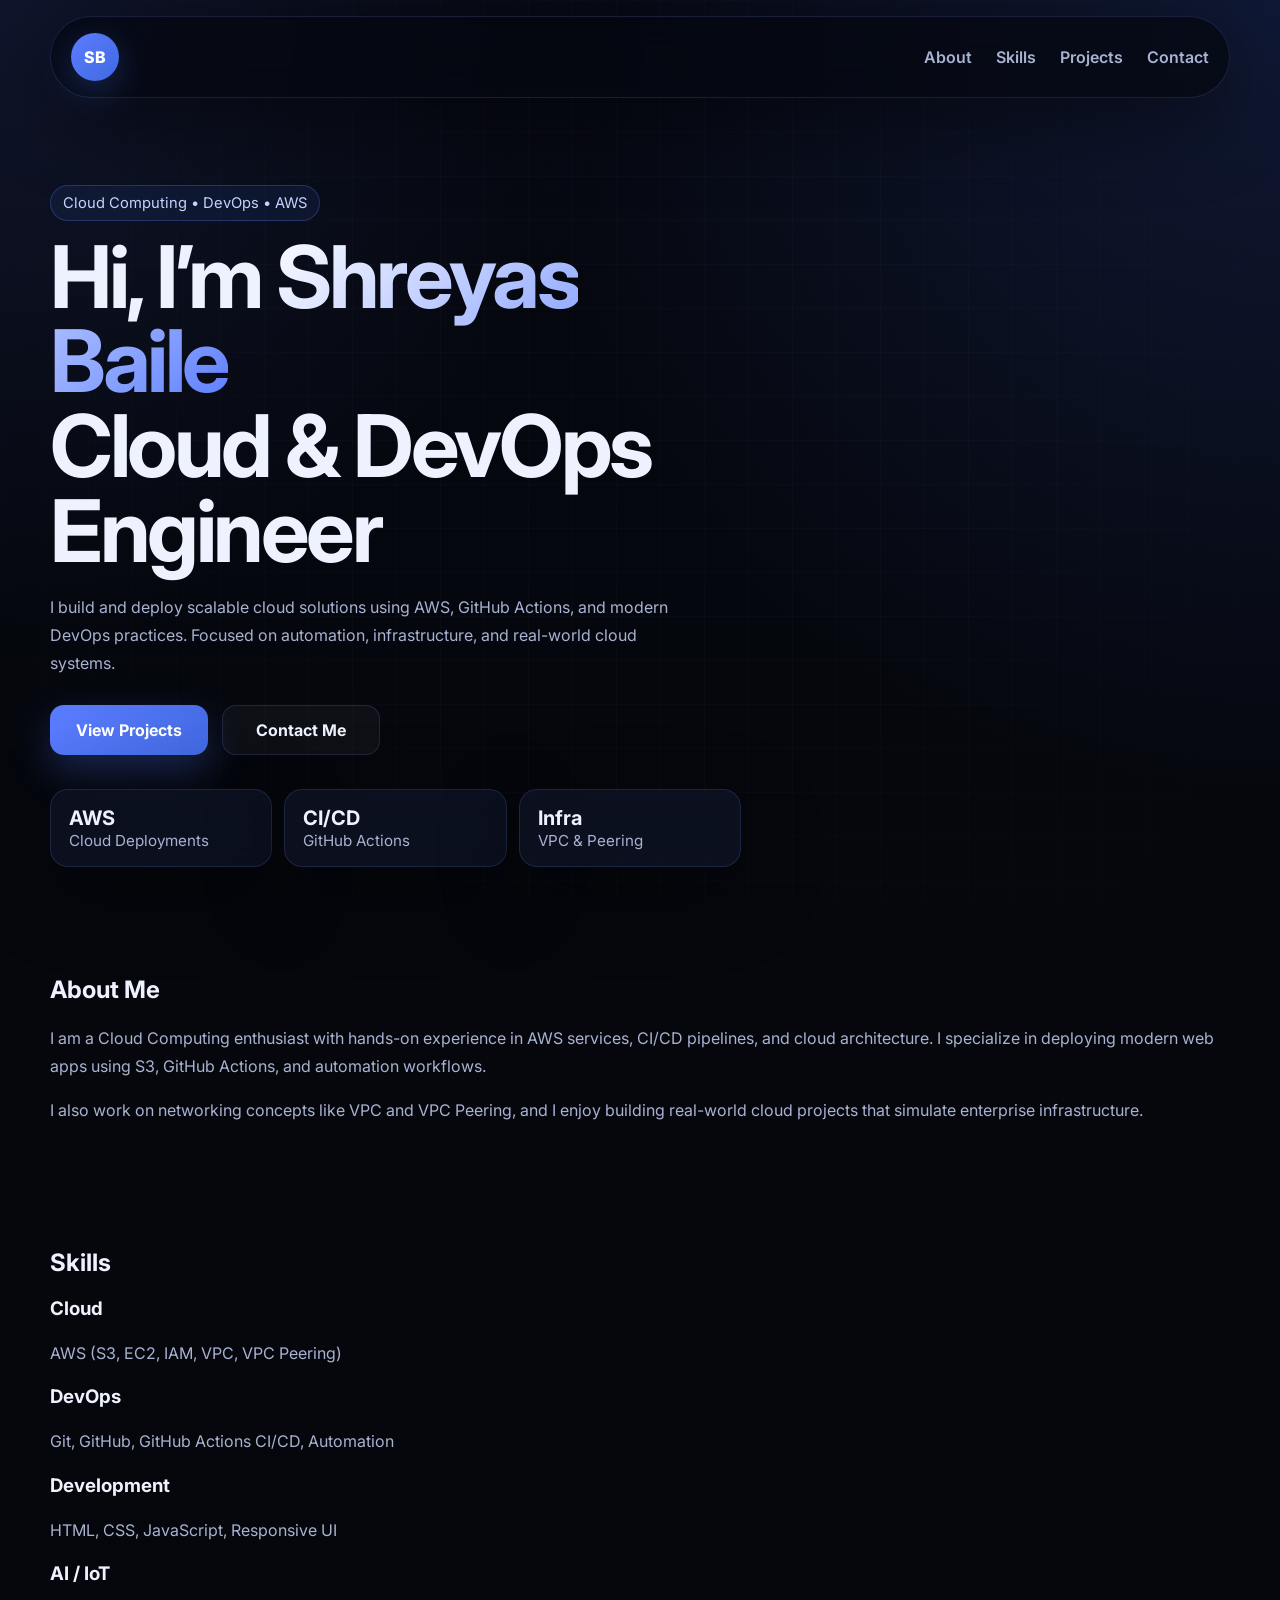
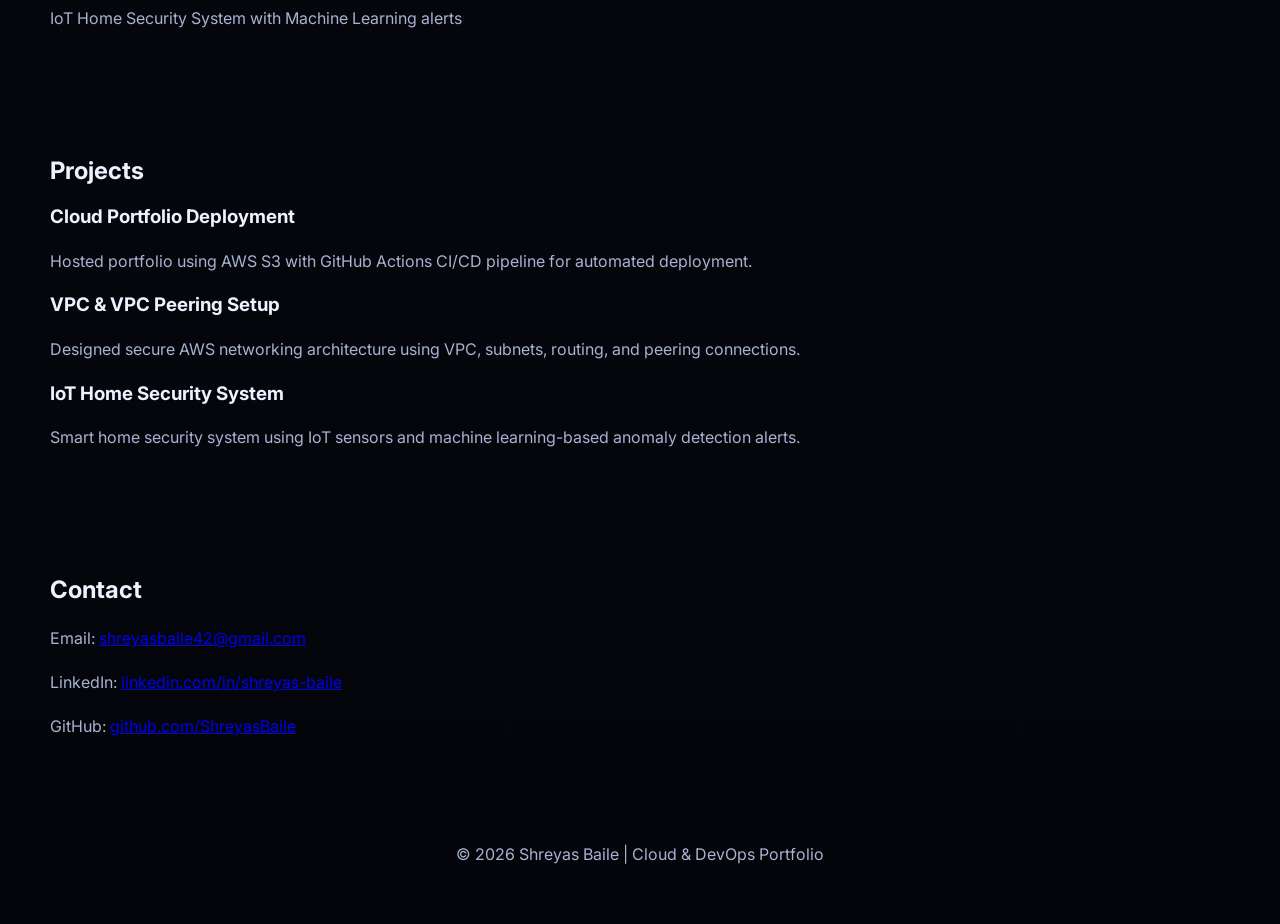
<file: index.html>
<!DOCTYPE html>
<html lang="en">
<head>
  <meta charset="UTF-8" />
  <meta name="viewport" content="width=device-width, initial-scale=1.0" />
  <title>Shreyas Baile | Cloud & DevOps Portfolio</title>

  <link rel="preconnect" href="https://fonts.googleapis.com">
  <link href="https://fonts.googleapis.com/css2?family=Inter:wght@400;500;600;700;800&display=swap" rel="stylesheet">

  <link rel="stylesheet" href="styles.css" />
</head>

<body>
<div class="site-shell">

  <!-- HEADER -->
  <header class="header">
    
    <a class="brand" href="#home">SB</a>

    <nav class="nav">
      <a href="#about">About</a>
      <a href="#skills">Skills</a>
      <a href="#projects">Projects</a>
      <a href="#contact">Contact</a>
    </nav>

    <button class="menu-toggle" id="menuToggle" aria-label="Open menu">
      ☰
    </button>

  </header>

  <!-- HERO -->
  <main>

    <section class="hero" id="home">

      <div class="hero-copy">
        <p class="eyebrow">Cloud Computing • DevOps • AWS</p>

        <h1>
          Hi, I’m <span class="highlight">Shreyas Baile</span><br/>
          Cloud & DevOps Engineer
        </h1>

        <p class="hero-text">
          I build and deploy scalable cloud solutions using AWS, GitHub Actions,
          and modern DevOps practices. Focused on automation, infrastructure, and real-world cloud systems.
        </p>

        <div class="hero-actions">
          <a class="btn btn-primary" href="#projects">View Projects</a>
          <a class="btn btn-secondary" href="#contact">Contact Me</a>
        </div>

        <div class="hero-meta">
          <div><strong>AWS</strong><span>Cloud Deployments</span></div>
          <div><strong>CI/CD</strong><span>GitHub Actions</span></div>
          <div><strong>Infra</strong><span>VPC & Peering</span></div>
        </div>
      </div>

    </section>

    <!-- ABOUT -->
    <section class="section" id="about">
      <h2>About Me</h2>

      <p>
        I am a Cloud Computing enthusiast with hands-on experience in AWS services,
        CI/CD pipelines, and cloud architecture. I specialize in deploying modern web apps
        using S3, GitHub Actions, and automation workflows.
      </p>

      <p>
        I also work on networking concepts like VPC and VPC Peering, and I enjoy building
        real-world cloud projects that simulate enterprise infrastructure.
      </p>
    </section>

    <!-- SKILLS -->
    <section class="section" id="skills">
      <h2>Skills</h2>

      <div class="grid">

        <div class="card">
          <h3>Cloud</h3>
          <p>AWS (S3, EC2, IAM, VPC, VPC Peering)</p>
        </div>

        <div class="card">
          <h3>DevOps</h3>
          <p>Git, GitHub, GitHub Actions CI/CD, Automation</p>
        </div>

        <div class="card">
          <h3>Development</h3>
          <p>HTML, CSS, JavaScript, Responsive UI</p>
        </div>

        <div class="card">
          <h3>AI / IoT</h3>
          <p>IoT Home Security System with Machine Learning alerts</p>
        </div>

      </div>
    </section>

    <!-- PROJECTS -->
    <section class="section" id="projects">
      <h2>Projects</h2>

      <div class="grid">

        <div class="card">
          <h3>Cloud Portfolio Deployment</h3>
          <p>
            Hosted portfolio using AWS S3 with GitHub Actions CI/CD pipeline for automated deployment.
          </p>
        </div>

        <div class="card">
          <h3>VPC & VPC Peering Setup</h3>
          <p>
            Designed secure AWS networking architecture using VPC, subnets, routing, and peering connections.
          </p>
        </div>

        <div class="card">
          <h3>IoT Home Security System</h3>
          <p>
            Smart home security system using IoT sensors and machine learning-based anomaly detection alerts.
          </p>
        </div>

      </div>
    </section>

    <!-- CONTACT -->
    <section class="section" id="contact">
      <h2>Contact</h2>

      <div class="contact-box">

        <p>Email: <a href="mailto:shreyasbaile42@gmail.com">shreyasbaile42@gmail.com</a></p>

        <p>
          LinkedIn:
          <a href="https://www.linkedin.com/in/shreyas-baile" target="_blank">
            linkedin.com/in/shreyas-baile
          </a>
        </p>

        <p>
          GitHub:
          <a href="https://github.com/ShreyasBaile" target="_blank">
            github.com/ShreyasBaile
          </a>
        </p>

      </div>
    </section>

  </main>

  <!-- FOOTER -->
  <footer class="footer">
    <p>© 2026 Shreyas Baile | Cloud & DevOps Portfolio</p>
  </footer>

</div>

<script src="script.js"></script>
</body>
</html>
</file>
<file: styles.css>
:root {
  --bg: #06070d;
  --bg-soft: rgba(13, 17, 33, 0.82);
  --panel: rgba(13, 18, 34, 0.86);
  --panel-strong: rgba(7, 11, 24, 0.94);
  --line: rgba(122, 147, 255, 0.16);
  --text: #eef2ff;
  --muted: #a8b2d1;
  --primary: #4169e1;
  --primary-soft: #5b7cff;
  --glow: rgba(65, 105, 225, 0.32);
  --shadow: 0 24px 80px rgba(0, 0, 0, 0.45);
  --radius-lg: 28px;
  --radius-md: 18px;
  --max-width: 1180px;
}

* {
  box-sizing: border-box;
}

html {
  scroll-behavior: smooth;
}

body {
  margin: 0;
  font-family: "Inter", sans-serif;
  background:
    radial-gradient(circle at top right, rgba(65, 105, 225, 0.18), transparent 28%),
    radial-gradient(circle at left top, rgba(91, 124, 255, 0.12), transparent 22%),
    linear-gradient(180deg, #05070f 0%, #06070d 48%, #04050a 100%);
  color: var(--text);
}

body::before {
  content: "";
  position: fixed;
  inset: 0;
  background-image: linear-gradient(rgba(255, 255, 255, 0.02) 1px, transparent 1px),
    linear-gradient(90deg, rgba(255, 255, 255, 0.02) 1px, transparent 1px);
  background-size: 44px 44px;
  mask-image: radial-gradient(circle at center, black 42%, transparent 100%);
  pointer-events: none;
}

img {
  max-width: 100%;
  display: block;
}

button,
a {
  -webkit-tap-highlight-color: transparent;
}

.site-shell {
  width: min(100% - 32px, var(--max-width));
  margin: 0 auto;
}

.header {
  position: sticky;
  top: 16px;
  z-index: 30;
  margin: 16px auto 0;
  display: flex;
  align-items: center;
  justify-content: space-between;
  gap: 16px;
  padding: 16px 20px;
  border: 1px solid var(--line);
  border-radius: 999px;
  background: rgba(5, 8, 16, 0.72);
  backdrop-filter: blur(18px);
  box-shadow: var(--shadow);
}

.brand {
  width: 48px;
  height: 48px;
  border-radius: 50%;
  display: inline-grid;
  place-items: center;
  color: white;
  text-decoration: none;
  font-weight: 800;
  background: linear-gradient(135deg, var(--primary-soft), var(--primary));
  box-shadow: 0 10px 35px var(--glow);
}

.nav {
  display: flex;
  align-items: center;
  gap: 24px;
}

.nav a {
  color: var(--muted);
  text-decoration: none;
  font-weight: 600;
  transition: color 0.25s ease;
}

.nav a:hover {
  color: var(--text);
}

.menu-toggle {
  display: none;
  width: 48px;
  height: 48px;
  border: 1px solid var(--line);
  border-radius: 14px;
  background: rgba(255, 255, 255, 0.03);
  cursor: pointer;
}

.menu-toggle span {
  display: block;
  width: 18px;
  height: 2px;
  margin: 6px auto;
  background: var(--text);
  transition: transform 0.25s ease, opacity 0.25s ease;
}

.hero {
  min-height: calc(100vh - 120px);
  display: grid;
  grid-template-columns: 1.2fr 0.8fr;
  gap: 28px;
  align-items: center;
  padding: 72px 0 44px;
}

.eyebrow {
  display: inline-flex;
  align-items: center;
  gap: 8px;
  padding: 8px 12px;
  border: 1px solid rgba(91, 124, 255, 0.28);
  border-radius: 999px;
  color: #c7d4ff;
  background: rgba(65, 105, 225, 0.1);
  font-size: 0.92rem;
  margin-bottom: 14px;
}

.hero h1 {
  margin: 0;
  font-size: clamp(2.6rem, 7vw, 5.4rem);
  line-height: 0.98;
  letter-spacing: -0.04em;
}

.highlight {
  background: linear-gradient(135deg, #ffffff, #90a8ff 70%, #5b7cff);
  -webkit-background-clip: text;
  background-clip: text;
  color: transparent;
}

.hero-text,
.section p,
.project-card p,
.skill-card p,
.contact-card p,
.panel p {
  color: var(--muted);
  line-height: 1.75;
  font-size: 1rem;
}

.hero-text {
  max-width: 62ch;
  margin: 20px 0 0;
}

.hero-actions {
  display: flex;
  flex-wrap: wrap;
  gap: 14px;
  margin: 28px 0 34px;
}

.btn {
  display: inline-flex;
  align-items: center;
  justify-content: center;
  min-width: 158px;
  padding: 14px 20px;
  border-radius: 14px;
  font-weight: 700;
  text-decoration: none;
  transition: transform 0.25s ease, box-shadow 0.25s ease, background 0.25s ease;
}

.btn:hover {
  transform: translateY(-2px);
}

.btn-primary {
  color: white;
  background: linear-gradient(135deg, var(--primary-soft), var(--primary));
  box-shadow: 0 16px 38px var(--glow);
}

.btn-secondary {
  color: var(--text);
  border: 1px solid var(--line);
  background: rgba(255, 255, 255, 0.04);
}

.hero-meta {
  display: grid;
  grid-template-columns: repeat(3, minmax(0, 1fr));
  gap: 12px;
}

.hero-meta div,
.panel,
.skill-card,
.project-card,
.contact-card,
.hero-card {
  border: 1px solid var(--line);
  background: var(--panel);
  backdrop-filter: blur(14px);
  box-shadow: var(--shadow);
}

.hero-meta div {
  border-radius: 18px;
  padding: 16px 18px;
}

.hero-meta strong {
  display: block;
  font-size: 1.25rem;
}

.hero-meta span {
  color: var(--muted);
  font-size: 0.95rem;
}

.hero-card {
  position: relative;
  overflow: hidden;
  border-radius: var(--radius-lg);
  padding: 28px;
  background: linear-gradient(180deg, rgba(12, 18, 34, 0.95), rgba(7, 10, 20, 0.94));
}

.hero-card__glow {
  position: absolute;
  width: 220px;
  height: 220px;
  background: radial-gradient(circle, rgba(65, 105, 225, 0.52), transparent 68%);
  top: -60px;
  right: -40px;
  pointer-events: none;
}

.card-label,
.project-tag {
  font-size: 0.83rem;
  font-weight: 700;
  text-transform: uppercase;
  letter-spacing: 0.12em;
  color: #9fb4ff;
}

.hero-card h2 {
  margin: 12px 0 14px;
  font-size: 2rem;
}

.hero-card ul {
  margin: 18px 0 0;
  padding-left: 18px;
  color: var(--muted);
  line-height: 1.9;
}

.section {
  padding: 44px 0;
}

.section-heading {
  display: flex;
  justify-content: space-between;
  align-items: end;
  gap: 20px;
  margin-bottom: 24px;
}

.section-heading h2,
.panel h3,
.skill-card h3,
.project-card h3 {
  margin: 0;
}

.section-heading h2 {
  font-size: clamp(1.7rem, 4vw, 2.8rem);
}

.about-grid,
.skills-grid,
.projects-grid {
  display: grid;
  gap: 18px;
}

.about-grid {
  grid-template-columns: 1.2fr 0.8fr;
}

.skills-grid,
.projects-grid {
  grid-template-columns: repeat(3, minmax(0, 1fr));
}

.panel,
.skill-card,
.project-card,
.contact-card {
  border-radius: var(--radius-md);
  padding: 24px;
}

.panel-accent {
  background: linear-gradient(180deg, rgba(65, 105, 225, 0.18), rgba(9, 13, 25, 0.92));
}

.skill-card,
.project-card {
  transition: transform 0.3s ease, border-color 0.3s ease;
}

.skill-card:hover,
.project-card:hover {
  transform: translateY(-6px);
  border-color: rgba(91, 124, 255, 0.45);
}

.project-card a,
.contact-links a {
  color: #dbe4ff;
  text-decoration: none;
  font-weight: 600;
}

.project-card a:hover,
.contact-links a:hover {
  color: white;
}

.contact-links {
  display: flex;
  flex-wrap: wrap;
  gap: 14px 22px;
  margin-top: 18px;
}

.footer {
  padding: 28px 0 44px;
  text-align: center;
  color: var(--muted);
}

.fade-up {
  opacity: 0;
  transform: translateY(28px);
  transition: opacity 0.8s ease, transform 0.8s ease;
}

.fade-up.visible {
  opacity: 1;
  transform: translateY(0);
}

.delay-1 {
  transition-delay: 0.12s;
}

@media (max-width: 960px) {
  .hero,
  .about-grid,
  .skills-grid,
  .projects-grid {
    grid-template-columns: 1fr;
  }

  .hero {
    min-height: auto;
    padding-top: 42px;
  }

  .section-heading {
    align-items: start;
    flex-direction: column;
  }
}

@media (max-width: 760px) {
  .site-shell {
    width: min(100% - 20px, var(--max-width));
  }

  .header {
    display: flex;
    justify-content: space-between;
    align-items: center;
    padding: 1rem 2rem;
  }

  .menu-toggle {
    display: inline-block;
  }

  .nav {
    position: absolute;
    left: 0;
    right: 0;
    top: calc(100% + 10px);
    margin: 0 auto;
    width: 100%;
    padding: 14px;
    border: 1px solid var(--line);
    border-radius: 22px;
    background: rgba(5, 8, 16, 0.96);
    backdrop-filter: blur(18px);
    display: none;
    flex-direction: column;
    align-items: flex-start;
    box-shadow: var(--shadow);
  }

  .nav.open {
    display: flex;
  }

  .hero-actions,
  .contact-links,
  .hero-meta {
    grid-template-columns: 1fr;
  }

  .hero-meta {
    display: grid;
  }

  .btn {
    width: 100%;
  }
}
</file>
